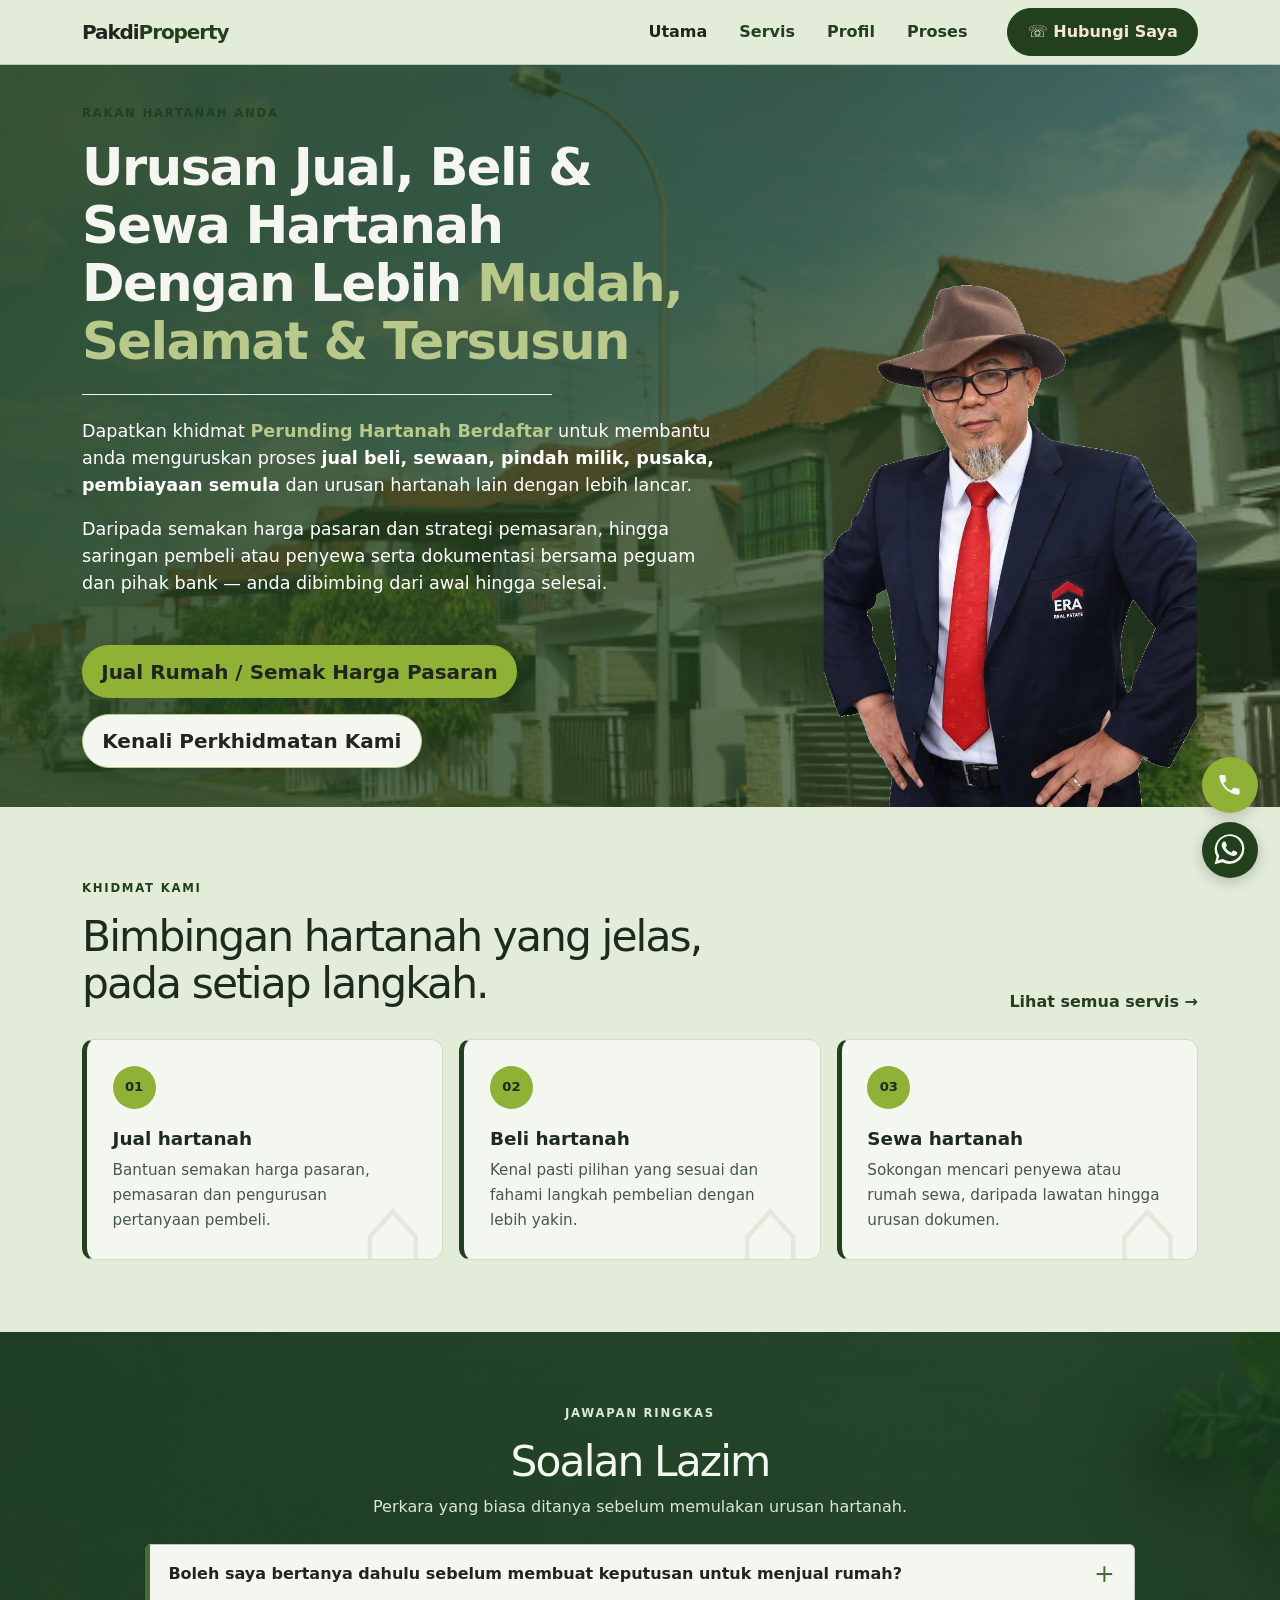
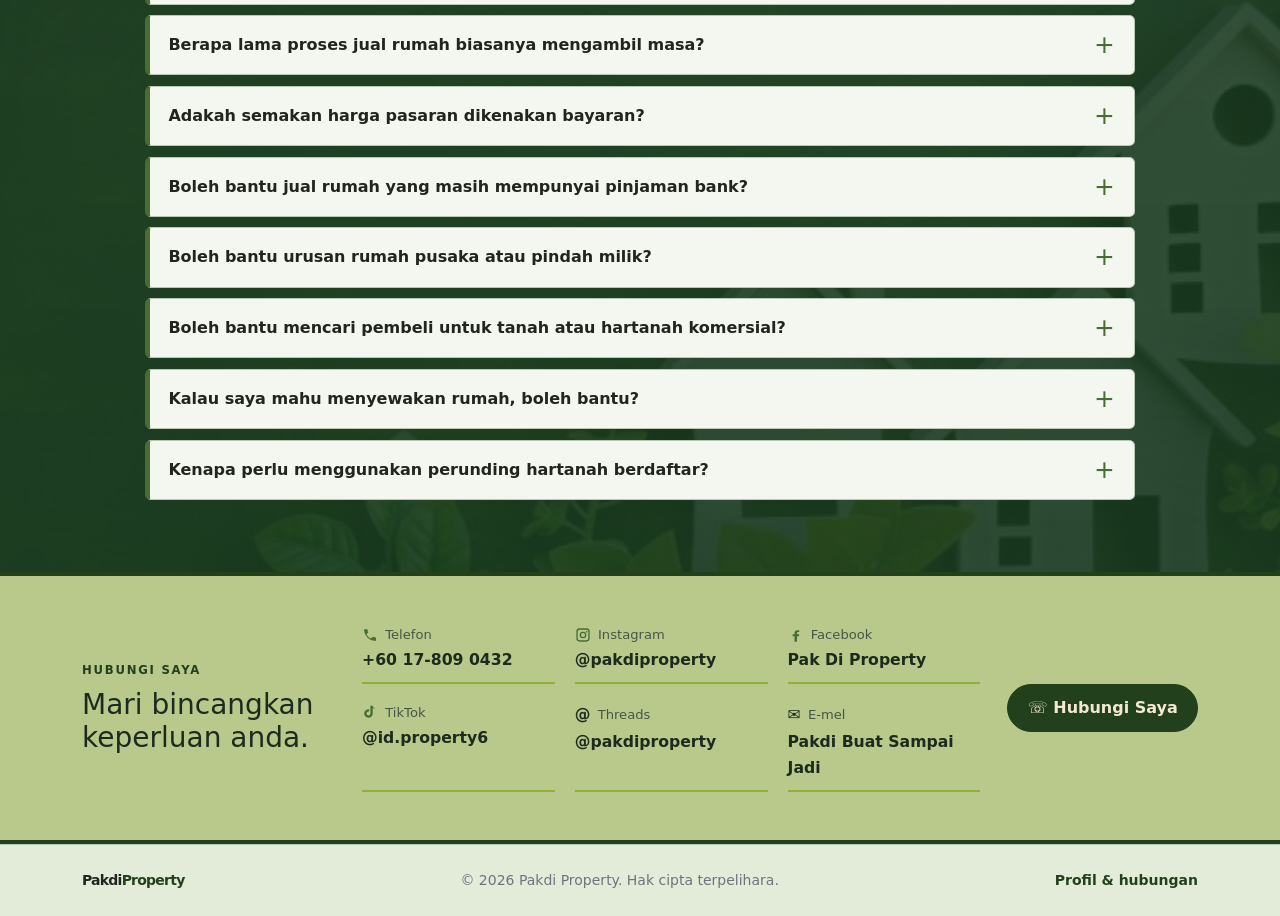
<file: index.html>
<!doctype html>
<html lang="ms">
<head>
  <meta charset="utf-8">
  <meta name="viewport" content="width=device-width, initial-scale=1">
  <meta name="description" content="Pakdi Property membantu urusan jual beli, sewa dan khidmat nasihat hartanah di Malaysia.">
  <title>Pakdi Property | Hartanah lebih mudah</title>
  <link href="https://cdn.jsdelivr.net/npm/bootstrap@5.3.3/dist/css/bootstrap.min.css" rel="stylesheet">
  <link rel="stylesheet" href="styles.css">
</head>
<body>
  <nav class="navbar navbar-expand-lg sticky-top">
    <div class="container py-2">
      <a class="navbar-brand brand" href="index.html">Pakdi<span>Property</span></a>
      <button class="navbar-toggler" type="button" data-bs-toggle="collapse" data-bs-target="#mainNav" aria-controls="mainNav" aria-expanded="false" aria-label="Buka menu"><span class="navbar-toggler-icon"></span></button>
      <div class="collapse navbar-collapse" id="mainNav">
        <ul class="navbar-nav ms-auto align-items-lg-center gap-lg-3">
          <li class="nav-item"><a class="nav-link active" href="index.html">Utama</a></li>
          <li class="nav-item"><a class="nav-link" href="servis.html">Servis</a></li>
          <li class="nav-item"><a class="nav-link" href="profile.html">Profil</a></li>
          <li class="nav-item"><a class="nav-link" href="proses.html">Proses</a></li>
          <li class="nav-item"><a class="btn btn-whatsapp ms-lg-3" href="https://wa.me/60178090432" target="_blank" rel="noopener">☏ Hubungi Saya</a></li>
        </ul>
      </div>
    </div>
  </nav>
  <main>
    <section class="hero-home">
      <div class="container hero-content">
        <div class="row align-items-center min-vh-hero">
          <div class="col-lg-7 hero-copy">
            <p class="eyebrow hero-eyebrow">RAKAN HARTANAH ANDA</p>
            <h1>Urusan Jual, Beli &amp; Sewa Hartanah Dengan Lebih <span>Mudah, Selamat &amp; Tersusun</span></h1>
            <div class="hero-rule"></div>
            <p>Dapatkan khidmat <strong>Perunding Hartanah Berdaftar</strong> untuk membantu anda menguruskan proses <b>jual beli, sewaan, pindah milik, pusaka, pembiayaan semula</b> dan urusan hartanah lain dengan lebih lancar.</p>
            <p>Daripada semakan harga pasaran dan strategi pemasaran, hingga saringan pembeli atau penyewa serta dokumentasi bersama peguam dan pihak bank — anda dibimbing dari awal hingga selesai.</p>
            <div class="d-flex flex-wrap gap-3 hero-actions">
              <a class="btn btn-red btn-lg" href="https://wa.me/60178090432?text=Salam%2C%20saya%20ingin%20bertanya%20tentang%20jualan%20rumah" target="_blank" rel="noopener">Jual Rumah / Semak Harga Pasaran</a>
              <a class="btn btn-light-hero btn-lg" href="servis.html">Kenali Perkhidmatan Kami</a>
            </div>
          </div>
          <div class="col-lg-5 hero-person-wrap">
            <!-- FOTO UTAMA: letakkan foto anda dalam folder images dan ubah src kepada images/pakdi.png -->
            <img class="hero-person" src="pakdi-transparent.png" alt="Foto perunding Pakdi Property">
          </div>
        </div>
      </div>
    </section>
    <section class="py-5"><div class="container py-lg-4"><div class="row align-items-end g-3 mb-4"><div class="col-md-8"><p class="eyebrow">KHIDMAT KAMI</p><h2 class="section-title">Bimbingan hartanah yang jelas, pada setiap langkah.</h2></div><div class="col-md-4 text-md-end"><a class="text-link" href="servis.html">Lihat semua servis →</a></div></div><div class="row g-3"><div class="col-md-4"><article class="service-card h-100"><div class="service-icon">01</div><h3>Jual hartanah</h3><p>Bantuan semakan harga pasaran, pemasaran dan pengurusan pertanyaan pembeli.</p></article></div><div class="col-md-4"><article class="service-card h-100"><div class="service-icon">02</div><h3>Beli hartanah</h3><p>Kenal pasti pilihan yang sesuai dan fahami langkah pembelian dengan lebih yakin.</p></article></div><div class="col-md-4"><article class="service-card h-100"><div class="service-icon">03</div><h3>Sewa hartanah</h3><p>Sokongan mencari penyewa atau rumah sewa, daripada lawatan hingga urusan dokumen.</p></article></div></div></div></section>
    <section class="faq-section py-5">
      <div class="container py-lg-4">
        <div class="text-center mb-4"><p class="eyebrow">JAWAPAN RINGKAS</p><h2 class="section-title mx-auto">Soalan Lazim</h2><p class="text-secondary">Perkara yang biasa ditanya sebelum memulakan urusan hartanah.</p></div>
        <div class="faq-list">
          <details class="faq-item"><summary>Boleh saya bertanya dahulu sebelum membuat keputusan untuk menjual rumah?</summary><p>Ya. Anda boleh berbincang dahulu tentang keadaan hartanah, anggaran harga pasaran dan pilihan yang tersedia sebelum membuat keputusan.</p></details>
          <details class="faq-item"><summary>Berapa lama proses jual rumah biasanya mengambil masa?</summary><p>Tempoh jualan bergantung pada harga, lokasi, keadaan hartanah, permintaan pasaran dan kelancaran proses pembiayaan pembeli.</p></details>
          <details class="faq-item"><summary>Adakah semakan harga pasaran dikenakan bayaran?</summary><p>Hubungi saya untuk berbincang tentang hartanah anda dan semakan awal. Sebarang kos atau skop khidmat akan diterangkan terlebih dahulu.</p></details>
          <details class="faq-item"><summary>Boleh bantu jual rumah yang masih mempunyai pinjaman bank?</summary><p>Boleh. Baki pinjaman dan proses penyelesaian dengan pihak bank perlu disemak. Saya boleh membantu menyelaras langkah seterusnya bersama pihak berkaitan.</p></details>
          <details class="faq-item"><summary>Boleh bantu urusan rumah pusaka atau pindah milik?</summary><p>Saya boleh membantu menerangkan langkah awal dan menyelaras urusan hartanah dengan pihak berkaitan seperti peguam. Keperluan bergantung pada keadaan kes.</p></details>
          <details class="faq-item"><summary>Boleh bantu mencari pembeli untuk tanah atau hartanah komersial?</summary><p>Ya. Kongsikan lokasi, jenis hartanah dan maklumat yang tersedia supaya kita boleh bincangkan pilihan pemasaran yang sesuai.</p></details>
          <details class="faq-item"><summary>Kalau saya mahu menyewakan rumah, boleh bantu?</summary><p>Boleh. Saya boleh membantu menguruskan pemasaran, pertanyaan penyewa, lawatan dan penyelarasan dokumen sewaan.</p></details>
          <details class="faq-item"><summary>Kenapa perlu menggunakan perunding hartanah berdaftar?</summary><p>Perunding berdaftar boleh membantu menyelaras komunikasi, pemasaran dan langkah urusan hartanah dengan lebih teratur. Anda boleh meminta butiran pendaftaran semasa berbincang.</p></details>
        </div>
      </div>
    </section>
        <section class="contact-strip py-5"><div class="container"><div class="contact-layout"><div class="contact-intro"><p class="eyebrow mb-2">HUBUNGI SAYA</p><h2 class="h3 mb-0">Mari bincangkan keperluan anda.</h2></div><div class="contact-grid"><a class="contact-link" href="tel:+60178090432"><span class="contact-heading"><svg viewBox="0 0 24 24" aria-hidden="true"><path d="M6.6 10.8a15.5 15.5 0 0 0 6.6 6.6l2.2-2.2a1 1 0 0 1 1-.24 11.4 11.4 0 0 0 3.55.57 1 1 0 0 1 1 1v3.5a1 1 0 0 1-1 1A17.95 17.95 0 0 1 2.97 4.5a1 1 0 0 1 1-1h3.5a1 1 0 0 1 1 1 11.4 11.4 0 0 0 .57 3.55 1 1 0 0 1-.25 1.02z"/></svg>Telefon</span><span>+60 17-809 0432</span></a><a class="contact-link" href="https://instagram.com/pakdiproperty" target="_blank" rel="noopener"><span class="contact-heading"><svg viewBox="0 0 24 24" aria-hidden="true"><path d="M7 2h10a5 5 0 0 1 5 5v10a5 5 0 0 1-5 5H7a5 5 0 0 1-5-5V7a5 5 0 0 1 5-5m0 2a3 3 0 0 0-3 3v10a3 3 0 0 0 3 3h10a3 3 0 0 0 3-3V7a3 3 0 0 0-3-3zm5 3a5 5 0 1 1 0 10 5 5 0 0 1 0-10m0 2a3 3 0 1 0 0 6 3 3 0 0 0 0-6m5.5-3a1.25 1.25 0 1 1 0 2.5 1.25 1.25 0 0 1 0-2.5"/></svg>Instagram</span><span>@pakdiproperty</span></a><a class="contact-link" href="https://facebook.com/PakDiProperty" target="_blank" rel="noopener"><span class="contact-heading"><svg viewBox="0 0 24 24" aria-hidden="true"><path d="M13.5 22v-8h2.8l.4-3h-3.2V9.1c0-.9.3-1.5 1.6-1.5h1.7V4.9c-.3 0-1.4-.1-2.6-.1-2.6 0-4.4 1.6-4.4 4.5V11H7v3h2.8v8z"/></svg>Facebook</span><span>Pak Di Property</span></a><a class="contact-link" href="https://www.tiktok.com/@id.property6" target="_blank" rel="noopener"><span class="contact-heading"><svg viewBox="0 0 24 24" aria-hidden="true"><path d="M19.6 7.2a5.7 5.7 0 0 1-3.5-1.2v8.2a6.4 6.4 0 1 1-5.5-6.3v3.5a2.9 2.9 0 1 0 2 2.8V2.5h3.5c.2 2 1.5 3.7 3.5 4.3z"/></svg>TikTok</span><span>@id.property6</span></a><a class="contact-link" href="https://www.threads.net/@pakdiproperty" target="_blank" rel="noopener"><span class="contact-heading"><span aria-hidden="true">@</span>Threads</span><span>@pakdiproperty</span></a><a class="contact-link" href="mailto:id1402property@gmail.com?subject=Pakdi%20Buat%20Sampai%20Jadi" aria-label="E-mel Pakdi: Pakdi Buat Sampai Jadi"><span class="contact-heading"><span aria-hidden="true">✉</span>E-mel</span><span>Pakdi Buat Sampai Jadi</span></a></div><div class="contact-action-wrap"><a class="btn btn-whatsapp contact-action" href="https://wa.me/60178090432" target="_blank" rel="noopener">☏ Hubungi Saya</a></div></div></div></section>
  </main>
  <footer class="py-4"><div class="container d-flex flex-column flex-sm-row justify-content-between gap-2"><span class="brand small">Pakdi<span>Property</span></span><span class="text-secondary small">© <span id="year"></span> Pakdi Property. Hak cipta terpelihara.</span><a class="small text-link" href="profile.html">Profil &amp; hubungan</a></div></footer>
  <div class="floating-contact"><a class="float-phone" href="tel:+60178090432" aria-label="Telefon Pakdi"><svg viewBox="0 0 24 24" aria-hidden="true"><path d="M6.6 10.8a15.5 15.5 0 0 0 6.6 6.6l2.2-2.2a1 1 0 0 1 1-.24 11.4 11.4 0 0 0 3.55.57 1 1 0 0 1 1 1v3.5a1 1 0 0 1-1 1A17.95 17.95 0 0 1 2.97 4.5a1 1 0 0 1 1-1h3.5a1 1 0 0 1 1 1 11.4 11.4 0 0 0 .57 3.55 1 1 0 0 1-.25 1.02z"/></svg></a><a class="float-wa" href="https://wa.me/60178090432" target="_blank" rel="noopener" aria-label="WhatsApp Pakdi"><svg viewBox="0 0 24 24" aria-hidden="true"><path d="M20.5 3.5A11.8 11.8 0 0 0 2 17.7L.5 23.5l6-1.55A11.8 11.8 0 0 0 20.5 3.5M12 21a9.7 9.7 0 0 1-4.95-1.36l-.36-.21-3.57.93.95-3.48-.23-.36A9.7 9.7 0 1 1 12 21m5.34-7.26c-.29-.15-1.73-.85-2-.95s-.47-.15-.67.15-.76.95-.93 1.14-.34.22-.63.07a8 8 0 0 1-2.37-1.47 8.8 8.8 0 0 1-1.64-2.04c-.17-.29-.02-.45.13-.6.13-.13.29-.34.43-.5.14-.17.19-.29.29-.48.1-.2.05-.37-.02-.52-.08-.14-.67-1.62-.91-2.22-.24-.58-.48-.5-.67-.51h-.57c-.2 0-.52.07-.8.37-.27.29-1.04 1.01-1.04 2.47s1.07 2.87 1.22 3.07c.14.2 2.1 3.2 5.08 4.48.71.31 1.26.5 1.69.64.71.22 1.36.19 1.87.11.57-.08 1.73-.71 1.98-1.4.24-.69.24-1.28.17-1.4-.08-.13-.27-.2-.57-.35"/></svg></a></div>
  <script src="https://cdn.jsdelivr.net/npm/bootstrap@5.3.3/dist/js/bootstrap.bundle.min.js"></script><script src="script.js"></script>
</body>
</html>
</file>
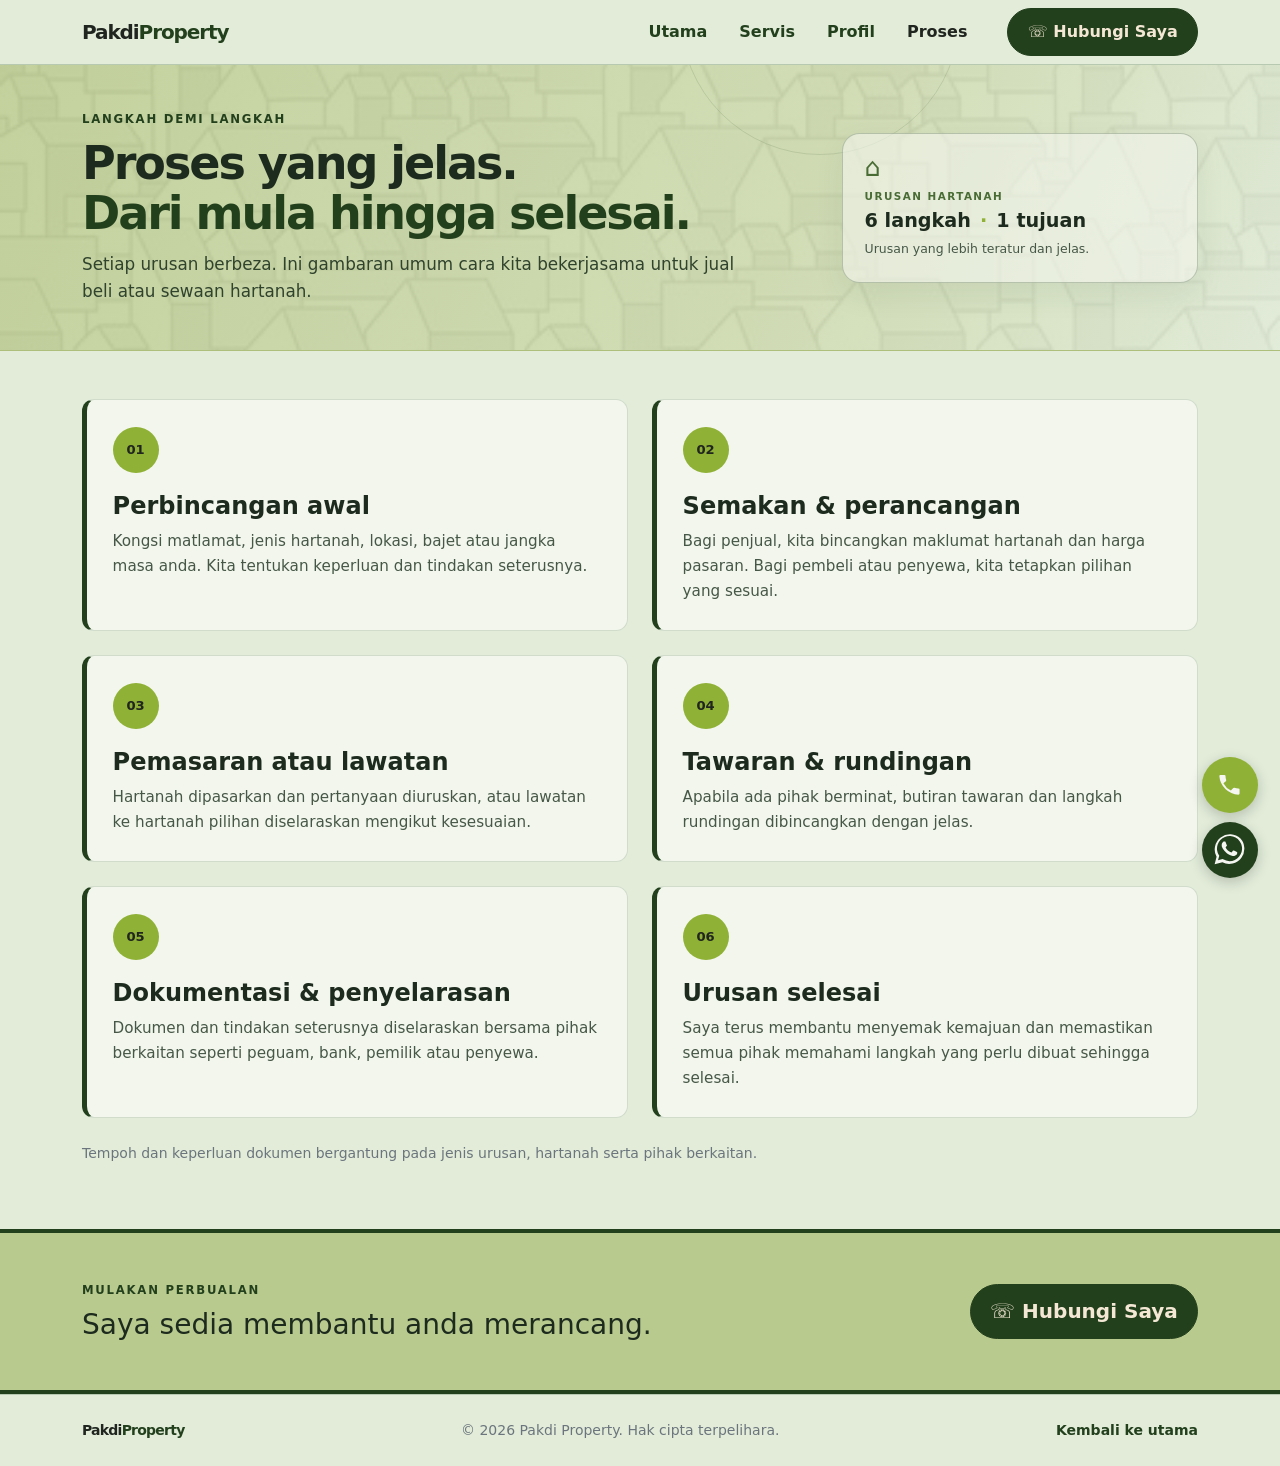
<file: proses.html>
<!doctype html>
<html lang="ms">
<head><meta charset="utf-8"><meta name="viewport" content="width=device-width, initial-scale=1"><meta name="description" content="Kenali proses jual beli dan sewaan hartanah bersama Pakdi Property."><title>Proses | Pakdi Property</title><link href="https://cdn.jsdelivr.net/npm/bootstrap@5.3.3/dist/css/bootstrap.min.css" rel="stylesheet"><link rel="stylesheet" href="styles.css"></head>
<body class="pattern-page">
  <nav class="navbar navbar-expand-lg sticky-top"><div class="container py-2"><a class="navbar-brand brand" href="index.html">Pakdi<span>Property</span></a><button class="navbar-toggler" type="button" data-bs-toggle="collapse" data-bs-target="#mainNav" aria-controls="mainNav" aria-expanded="false" aria-label="Buka menu"><span class="navbar-toggler-icon"></span></button><div class="collapse navbar-collapse" id="mainNav"><ul class="navbar-nav ms-auto align-items-lg-center gap-lg-3"><li class="nav-item"><a class="nav-link" href="index.html">Utama</a></li><li class="nav-item"><a class="nav-link" href="servis.html">Servis</a></li><li class="nav-item"><a class="nav-link" href="profile.html">Profil</a></li><li class="nav-item"><a class="nav-link active" href="proses.html">Proses</a></li><li class="nav-item"><a class="btn btn-whatsapp ms-lg-3" href="https://wa.me/60178090432" target="_blank" rel="noopener">☏ Hubungi Saya</a></li></ul></div></div></nav>
  <main><section class="profile-hero profile-intro"><div class="container"><div class="row align-items-center g-4"><div class="col-lg-8"><p class="eyebrow">LANGKAH DEMI LANGKAH</p><h1 class="profile-intro-title">Proses yang jelas.<br><span>Dari mula hingga selesai.</span></h1><p class="profile-intro-copy">Setiap urusan berbeza. Ini gambaran umum cara kita bekerjasama untuk jual beli atau sewaan hartanah.</p></div><div class="col-lg-4"><div class="intro-highlight"><div class="intro-house" aria-hidden="true">⌂</div><span class="intro-kicker">URUSAN HARTANAH</span><strong>6 langkah <i>·</i> 1 tujuan</strong><span class="intro-caption">Urusan yang lebih teratur dan jelas.</span></div></div></div></div></section>
    <section class="py-5"><div class="container"><div class="row g-4"><div class="col-md-6"><article class="process-card h-100"><span class="process-number">01</span><h2 class="h4">Perbincangan awal</h2><p>Kongsi matlamat, jenis hartanah, lokasi, bajet atau jangka masa anda. Kita tentukan keperluan dan tindakan seterusnya.</p></article></div><div class="col-md-6"><article class="process-card h-100"><span class="process-number">02</span><h2 class="h4">Semakan & perancangan</h2><p>Bagi penjual, kita bincangkan maklumat hartanah dan harga pasaran. Bagi pembeli atau penyewa, kita tetapkan pilihan yang sesuai.</p></article></div><div class="col-md-6"><article class="process-card h-100"><span class="process-number">03</span><h2 class="h4">Pemasaran atau lawatan</h2><p>Hartanah dipasarkan dan pertanyaan diuruskan, atau lawatan ke hartanah pilihan diselaraskan mengikut kesesuaian.</p></article></div><div class="col-md-6"><article class="process-card h-100"><span class="process-number">04</span><h2 class="h4">Tawaran & rundingan</h2><p>Apabila ada pihak berminat, butiran tawaran dan langkah rundingan dibincangkan dengan jelas.</p></article></div><div class="col-md-6"><article class="process-card h-100"><span class="process-number">05</span><h2 class="h4">Dokumentasi & penyelarasan</h2><p>Dokumen dan tindakan seterusnya diselaraskan bersama pihak berkaitan seperti peguam, bank, pemilik atau penyewa.</p></article></div><div class="col-md-6"><article class="process-card h-100"><span class="process-number">06</span><h2 class="h4">Urusan selesai</h2><p>Saya terus membantu menyemak kemajuan dan memastikan semua pihak memahami langkah yang perlu dibuat sehingga selesai.</p></article></div></div><p class="small text-secondary mt-4">Tempoh dan keperluan dokumen bergantung pada jenis urusan, hartanah serta pihak berkaitan.</p></div></section>
    <section class="contact-strip py-5"><div class="container d-flex flex-column flex-md-row align-items-md-center justify-content-between gap-3"><div><p class="eyebrow mb-2">MULAKAN PERBUALAN</p><h2 class="h3 mb-0">Saya sedia membantu anda merancang.</h2></div><a class="btn btn-whatsapp btn-lg" href="https://wa.me/60178090432" target="_blank" rel="noopener">☏ Hubungi Saya</a></div></section>
  </main>
  <footer class="py-4"><div class="container d-flex flex-column flex-sm-row justify-content-between gap-2"><span class="brand small">Pakdi<span>Property</span></span><span class="text-secondary small">© <span id="year"></span> Pakdi Property. Hak cipta terpelihara.</span><a class="small text-link" href="index.html">Kembali ke utama</a></div></footer>  <div class="floating-contact"><a class="float-phone" href="tel:+60178090432" aria-label="Telefon Pakdi"><svg viewBox="0 0 24 24" aria-hidden="true"><path d="M6.6 10.8a15.5 15.5 0 0 0 6.6 6.6l2.2-2.2a1 1 0 0 1 1-.24 11.4 11.4 0 0 0 3.55.57 1 1 0 0 1 1 1v3.5a1 1 0 0 1-1 1A17.95 17.95 0 0 1 2.97 4.5a1 1 0 0 1 1-1h3.5a1 1 0 0 1 1 1 11.4 11.4 0 0 0 .57 3.55 1 1 0 0 1-.25 1.02z"/></svg></a><a class="float-wa" href="https://wa.me/60178090432" target="_blank" rel="noopener" aria-label="WhatsApp Pakdi"><svg viewBox="0 0 24 24" aria-hidden="true"><path d="M20.5 3.5A11.8 11.8 0 0 0 2 17.7L.5 23.5l6-1.55A11.8 11.8 0 0 0 20.5 3.5M12 21a9.7 9.7 0 0 1-4.95-1.36l-.36-.21-3.57.93.95-3.48-.23-.36A9.7 9.7 0 1 1 12 21m5.34-7.26c-.29-.15-1.73-.85-2-.95s-.47-.15-.67.15-.76.95-.93 1.14-.34.22-.63.07a8 8 0 0 1-2.37-1.47 8.8 8.8 0 0 1-1.64-2.04c-.17-.29-.02-.45.13-.6.13-.13.29-.34.43-.5.14-.17.19-.29.29-.48.1-.2.05-.37-.02-.52-.08-.14-.67-1.62-.91-2.22-.24-.58-.48-.5-.67-.51h-.57c-.2 0-.52.07-.8.37-.27.29-1.04 1.01-1.04 2.47s1.07 2.87 1.22 3.07c.14.2 2.1 3.2 5.08 4.48.71.31 1.26.5 1.69.64.71.22 1.36.19 1.87.11.57-.08 1.73-.71 1.98-1.4.24-.69.24-1.28.17-1.4-.08-.13-.27-.2-.57-.35"/></svg></a></div>
  <script src="https://cdn.jsdelivr.net/npm/bootstrap@5.3.3/dist/js/bootstrap.bundle.min.js"></script><script src="script.js"></script>
</body></html>
</file>
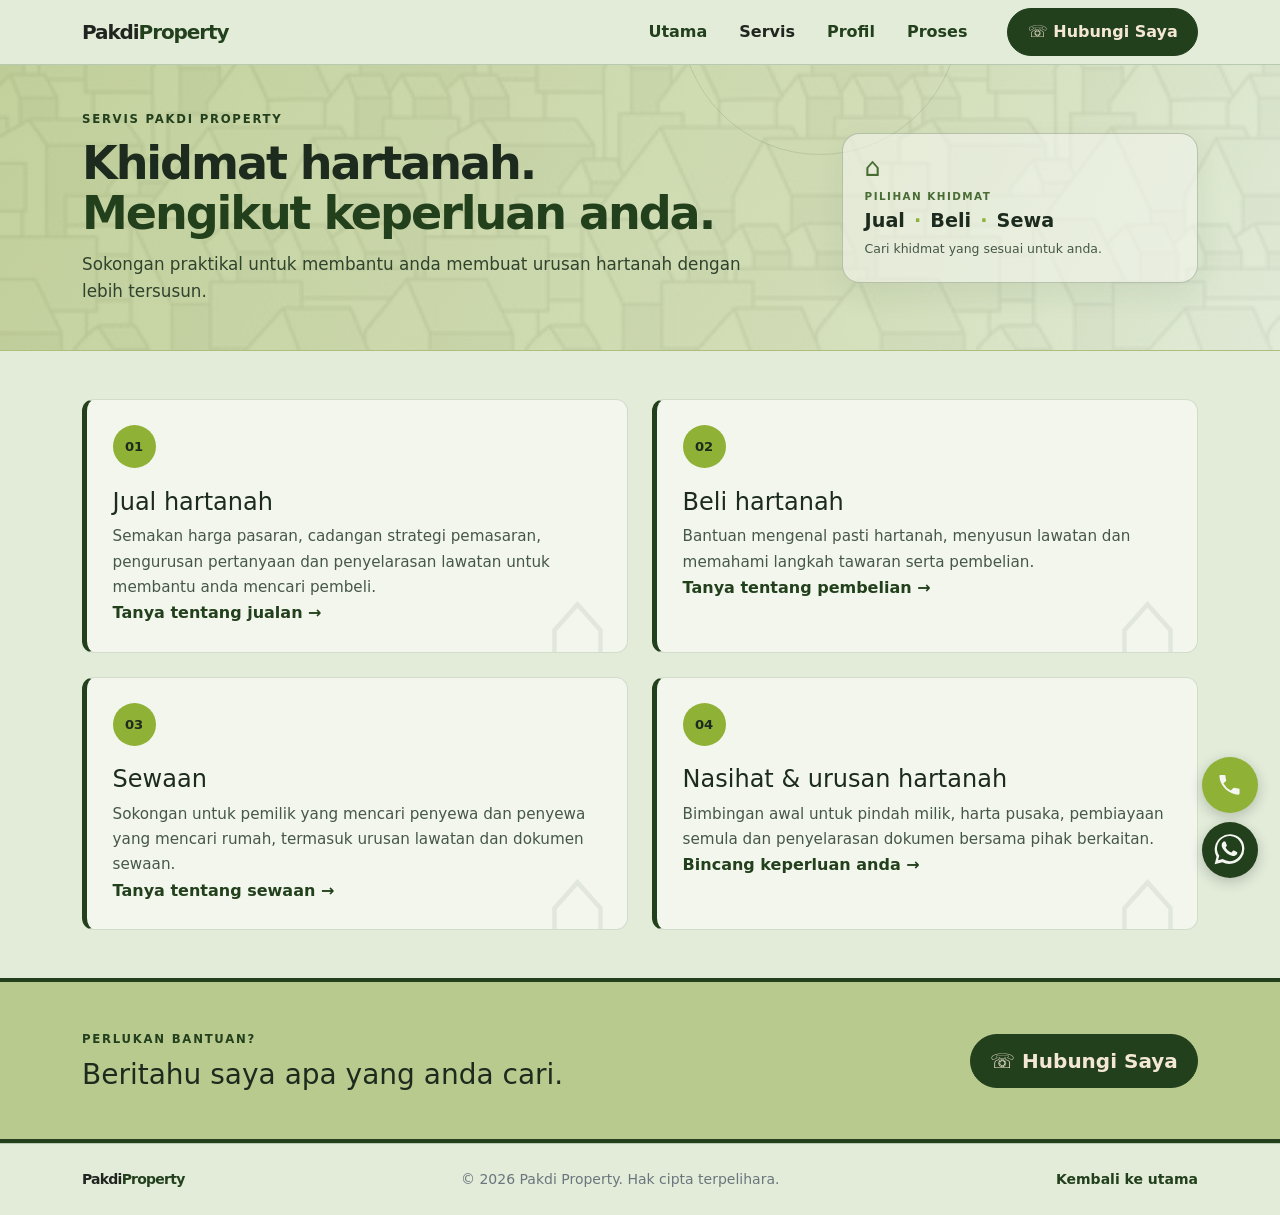
<file: servis.html>
<!doctype html>
<html lang="ms">
<head><meta charset="utf-8"><meta name="viewport" content="width=device-width, initial-scale=1"><meta name="description" content="Servis hartanah Pakdi Property: jual, beli, sewa dan khidmat nasihat."><title>Servis | Pakdi Property</title><link href="https://cdn.jsdelivr.net/npm/bootstrap@5.3.3/dist/css/bootstrap.min.css" rel="stylesheet"><link rel="stylesheet" href="styles.css"></head>
<body class="pattern-page">
  <nav class="navbar navbar-expand-lg sticky-top"><div class="container py-2"><a class="navbar-brand brand" href="index.html">Pakdi<span>Property</span></a><button class="navbar-toggler" type="button" data-bs-toggle="collapse" data-bs-target="#mainNav" aria-controls="mainNav" aria-expanded="false" aria-label="Buka menu"><span class="navbar-toggler-icon"></span></button><div class="collapse navbar-collapse" id="mainNav"><ul class="navbar-nav ms-auto align-items-lg-center gap-lg-3"><li class="nav-item"><a class="nav-link" href="index.html">Utama</a></li><li class="nav-item"><a class="nav-link active" href="servis.html">Servis</a></li><li class="nav-item"><a class="nav-link" href="profile.html">Profil</a></li><li class="nav-item"><a class="nav-link" href="proses.html">Proses</a></li><li class="nav-item"><a class="btn btn-whatsapp ms-lg-3" href="https://wa.me/60178090432" target="_blank" rel="noopener">☏ Hubungi Saya</a></li></ul></div></div></nav>
  <main><section class="profile-hero profile-intro"><div class="container"><div class="row align-items-center g-4"><div class="col-lg-8"><p class="eyebrow">SERVIS PAKDI PROPERTY</p><h1 class="profile-intro-title">Khidmat hartanah.<br><span>Mengikut keperluan anda.</span></h1><p class="profile-intro-copy">Sokongan praktikal untuk membantu anda membuat urusan hartanah dengan lebih tersusun.</p></div><div class="col-lg-4"><div class="intro-highlight"><div class="intro-house" aria-hidden="true">⌂</div><span class="intro-kicker">PILIHAN KHIDMAT</span><strong>Jual <i>·</i> Beli <i>·</i> Sewa</strong><span class="intro-caption">Cari khidmat yang sesuai untuk anda.</span></div></div></div></div></section>
    <section class="py-5"><div class="container"><div class="row g-4"><div class="col-md-6"><article class="service-card h-100"><div class="service-icon">01</div><h2 class="h4">Jual hartanah</h2><p>Semakan harga pasaran, cadangan strategi pemasaran, pengurusan pertanyaan dan penyelarasan lawatan untuk membantu anda mencari pembeli.</p><a class="text-link" href="https://wa.me/60178090432?text=Salam%2C%20saya%20ingin%20menjual%20hartanah" target="_blank" rel="noopener">Tanya tentang jualan →</a></article></div><div class="col-md-6"><article class="service-card h-100"><div class="service-icon">02</div><h2 class="h4">Beli hartanah</h2><p>Bantuan mengenal pasti hartanah, menyusun lawatan dan memahami langkah tawaran serta pembelian.</p><a class="text-link" href="https://wa.me/60178090432?text=Salam%2C%20saya%20sedang%20mencari%20hartanah" target="_blank" rel="noopener">Tanya tentang pembelian →</a></article></div><div class="col-md-6"><article class="service-card h-100"><div class="service-icon">03</div><h2 class="h4">Sewaan</h2><p>Sokongan untuk pemilik yang mencari penyewa dan penyewa yang mencari rumah, termasuk urusan lawatan dan dokumen sewaan.</p><a class="text-link" href="https://wa.me/60178090432?text=Salam%2C%20saya%20ingin%20bertanya%20tentang%20sewaan" target="_blank" rel="noopener">Tanya tentang sewaan →</a></article></div><div class="col-md-6"><article class="service-card h-100"><div class="service-icon">04</div><h2 class="h4">Nasihat & urusan hartanah</h2><p>Bimbingan awal untuk pindah milik, harta pusaka, pembiayaan semula dan penyelarasan dokumen bersama pihak berkaitan.</p><a class="text-link" href="https://wa.me/60178090432" target="_blank" rel="noopener">Bincang keperluan anda →</a></article></div></div></div></section>
    <section class="contact-strip py-5"><div class="container d-flex flex-column flex-md-row align-items-md-center justify-content-between gap-3"><div><p class="eyebrow mb-2">PERLUKAN BANTUAN?</p><h2 class="h3 mb-0">Beritahu saya apa yang anda cari.</h2></div><a class="btn btn-whatsapp btn-lg" href="https://wa.me/60178090432" target="_blank" rel="noopener">☏ Hubungi Saya</a></div></section>
  </main>
  <footer class="py-4"><div class="container d-flex flex-column flex-sm-row justify-content-between gap-2"><span class="brand small">Pakdi<span>Property</span></span><span class="text-secondary small">© <span id="year"></span> Pakdi Property. Hak cipta terpelihara.</span><a class="small text-link" href="index.html">Kembali ke utama</a></div></footer>  <div class="floating-contact"><a class="float-phone" href="tel:+60178090432" aria-label="Telefon Pakdi"><svg viewBox="0 0 24 24" aria-hidden="true"><path d="M6.6 10.8a15.5 15.5 0 0 0 6.6 6.6l2.2-2.2a1 1 0 0 1 1-.24 11.4 11.4 0 0 0 3.55.57 1 1 0 0 1 1 1v3.5a1 1 0 0 1-1 1A17.95 17.95 0 0 1 2.97 4.5a1 1 0 0 1 1-1h3.5a1 1 0 0 1 1 1 11.4 11.4 0 0 0 .57 3.55 1 1 0 0 1-.25 1.02z"/></svg></a><a class="float-wa" href="https://wa.me/60178090432" target="_blank" rel="noopener" aria-label="WhatsApp Pakdi"><svg viewBox="0 0 24 24" aria-hidden="true"><path d="M20.5 3.5A11.8 11.8 0 0 0 2 17.7L.5 23.5l6-1.55A11.8 11.8 0 0 0 20.5 3.5M12 21a9.7 9.7 0 0 1-4.95-1.36l-.36-.21-3.57.93.95-3.48-.23-.36A9.7 9.7 0 1 1 12 21m5.34-7.26c-.29-.15-1.73-.85-2-.95s-.47-.15-.67.15-.76.95-.93 1.14-.34.22-.63.07a8 8 0 0 1-2.37-1.47 8.8 8.8 0 0 1-1.64-2.04c-.17-.29-.02-.45.13-.6.13-.13.29-.34.43-.5.14-.17.19-.29.29-.48.1-.2.05-.37-.02-.52-.08-.14-.67-1.62-.91-2.22-.24-.58-.48-.5-.67-.51h-.57c-.2 0-.52.07-.8.37-.27.29-1.04 1.01-1.04 2.47s1.07 2.87 1.22 3.07c.14.2 2.1 3.2 5.08 4.48.71.31 1.26.5 1.69.64.71.22 1.36.19 1.87.11.57-.08 1.73-.71 1.98-1.4.24-.69.24-1.28.17-1.4-.08-.13-.27-.2-.57-.35"/></svg></a></div>
  <script src="https://cdn.jsdelivr.net/npm/bootstrap@5.3.3/dist/js/bootstrap.bundle.min.js"></script><script src="script.js"></script>
</body></html>
</file>
<file: styles.css>
:root{--ink:#1d2b1e;--muted:#465747;--accent:#8fb135;--accent-dark:#23401d;--sage:#b8c98b;--cream:#f4f7ef;--line:#b8c9b2;--blue:#06327e;--blue-top:#3260a2;--whatsapp:#23401d;--red:#8fb135}
*{box-sizing:border-box}body{color:var(--ink);background:#e2ecd9;font-family:system-ui,-apple-system,"Segoe UI",sans-serif;line-height:1.65}.brand{font-weight:800;letter-spacing:-.055em;color:#20251f!important}.brand span{color:#23401d}.navbar{--bs-navbar-padding-y:0;border-bottom:1px solid var(--line);background:#e2ecd9!important}.nav-link{color:#23401d;font-weight:650}.nav-link.active{color:#20251f!important}.btn{border-radius:999px;font-weight:650;padding:.7rem 1.2rem}.btn-whatsapp{background:var(--whatsapp);color:#f4e8d4;border:1px solid var(--whatsapp)}.btn-whatsapp:hover{background:#172616;color:#f4e8d4}.btn-red{background:var(--red);color:#20251f;border:0;box-shadow:0 6px 20px #17372433}.btn-red:hover{background:#b8c98b;color:#20251f}.btn-light-hero{background:#f4f7ef;color:#20251f;border:1px solid #b8c98b;box-shadow:0 6px 20px #17372433}.btn-light-hero:hover{background:#dce8d2;color:#20251f}.hero-home{position:relative;isolation:isolate;overflow:hidden;color:#f5f5f2;background:linear-gradient(105deg,rgba(35,64,29,.88) 0%,rgba(35,64,29,.75) 58%,rgba(35,64,29,.5) 100%),url("images-laman-utama.png") center/cover no-repeat;background-image:linear-gradient(105deg,rgba(35,64,29,.88) 0%,rgba(35,64,29,.75) 58%,rgba(35,64,29,.5) 100%),url("images-laman-utama.png")}.min-vh-hero{min-height:610px}.hero-content{position:relative;z-index:1}.hero-copy{padding-top:2.4rem;padding-bottom:2.4rem;z-index:2}.hero-copy h1{max-width:850px;font-size:clamp(2.35rem,4vw,3.45rem);font-weight:750;line-height:1.13;letter-spacing:-.03em;margin-bottom:1.5rem}.hero-copy h1 span{color:#b8c98b}.hero-copy p:not(.eyebrow){max-width:750px;font-size:1.1rem;line-height:1.55;color:#fff}.hero-copy strong{color:#b8c98b}.hero-rule{height:1px;background:#f5f5f2;width:min(470px,100%);margin:1.4rem 0}.hero-actions{margin-top:3rem}.hero-person-wrap{align-self:stretch;position:relative;min-height:520px}.hero-person{position:absolute;bottom:0;left:50%;transform:translateX(-40%);height:min(88%,560px);width:auto;max-width:110%;object-fit:contain;object-position:center bottom;border-radius:0;outline:0;box-shadow:none;filter:drop-shadow(0 12px 22px rgba(18,42,21,.28))}.hero-eyebrow{color:#b8c98b}.eyebrow{font-size:.73rem;letter-spacing:.15em;font-weight:700;color:#23401d;margin-bottom:1rem}.text-accent{color:#23401d}.section-title{font-size:clamp(1.8rem,3.5vw,2.65rem);max-width:670px;letter-spacing:-.045em;line-height:1.1}.text-link{color:#23401d;text-decoration:none;font-weight:650}.text-link:hover{text-decoration:underline}.service-card,.process-card{padding:1.6rem;border:1px solid #d1dccb;border-left:5px solid #23401d;border-radius:.75rem;background:#f4f7ef;position:relative;overflow:hidden}.service-card:after{content:"⌂";position:absolute;right:1rem;bottom:-1.9rem;font-family:Georgia,serif;font-size:7rem;line-height:1;color:#23401d;opacity:.08;pointer-events:none}.service-icon,.process-number{display:grid;place-items:center;width:43px;height:43px;border-radius:50%;background:#8fb135;color:#1d2b1e;font-weight:700;font-size:.82rem;margin-bottom:1.2rem}.service-card h3{font-size:1.15rem;font-weight:650}.service-card p,.process-card p{color:var(--muted);font-size:.95rem;margin-bottom:0}.contact-strip{background:#b8c98b;border-top:4px solid #23401d;border-bottom:4px solid #23401d}footer{border-top:1px solid var(--line)}.profile-hero{background:#b8c98b;border-bottom:5px solid #23401d}.profile-photo{display:block;width:min(82%,420px);aspect-ratio:4/4.5;object-fit:contain;border-radius:1rem;background:transparent;margin-inline:auto}.contact-link{display:flex;flex-direction:column;gap:.1rem;color:var(--muted);text-decoration:none;font-size:.82rem}.contact-link span{font-size:.98rem;font-weight:600;color:var(--ink)}.contact-link .contact-heading{display:flex;align-items:center;gap:.45rem;font-size:.82rem;font-weight:500;color:var(--muted)}.contact-heading svg{width:16px;height:16px;fill:#496c35;flex:none}.contact-link{border-bottom:2px solid #8fb135;padding-bottom:.55rem}.contact-link:hover span{color:var(--accent-dark)}.process-card{position:relative;padding-top:1.7rem}.process-number{width:46px;height:46px;color:#20251f;background:#8fb135}.process-card h2{font-weight:650}.floating-contact{position:fixed;right:1.4rem;bottom:1.4rem;display:grid;gap:.55rem;z-index:10}.floating-contact a{width:56px;height:56px;border-radius:50%;display:grid;place-items:center;color:#f5f5f2;text-decoration:none;font-size:1.55rem;box-shadow:0 4px 14px #0003}.float-phone{background:#8fb135}.float-wa{background:#23401d}.floating-contact svg{width:27px;height:27px;fill:currentColor}.float-wa svg{width:31px;height:31px}@media(max-width:991.98px){.min-vh-hero{min-height:auto}.hero-copy{padding-top:4rem;padding-bottom:1rem}.hero-person-wrap{min-height:360px}.hero-person{height:100%;max-height:430px;max-width:92%;left:50%;transform:translateX(-50%)}.hero-actions{margin-top:2rem}.hero-home{background-position:center}.navbar-nav{padding:.7rem 0}}@media(max-width:575.98px){.hero-copy h1{font-size:2.35rem}.hero-copy p:not(.eyebrow){font-size:1rem}.hero-person-wrap{min-height:300px}.hero-person{max-height:330px;max-width:92%}.hero-actions .btn{width:100%;font-size:.92rem}.floating-contact{right:.8rem;bottom:.8rem}.floating-contact a{width:48px;height:48px}}

/* Gerakan halus untuk kad dan butang */
.service-card,.process-card,.btn,.floating-contact a{transition:transform .22s ease,box-shadow .22s ease,background-color .22s ease,border-color .22s ease}
.service-card:hover,.process-card:hover{transform:translateY(-6px);box-shadow:0 14px 30px rgba(35,64,29,.16);border-color:#8fb135}
.btn:hover,.floating-contact a:hover{transform:translateY(-3px);box-shadow:0 9px 20px rgba(35,64,29,.22)}
.service-card:focus-within,.process-card:focus-within{transform:translateY(-4px);box-shadow:0 12px 26px rgba(35,64,29,.14)}
@media(prefers-reduced-motion:reduce){.service-card,.process-card,.btn,.floating-contact a{transition:none}.service-card:hover,.process-card:hover,.btn:hover,.floating-contact a:hover{transform:none}}
.faq-section{position:relative;isolation:isolate;background:linear-gradient(rgba(25,57,31,.88),rgba(25,57,31,.91)),url("faq-background.png") center/cover no-repeat;color:#f4f7ef}
.faq-section .section-title{color:#f4f7ef}.faq-section .eyebrow,.faq-section .text-secondary{color:#dce8d2!important}
.faq-list{max-width:990px;margin:0 auto;display:grid;gap:.65rem}
.faq-item{background:#f4f7ef;border:1px solid #b8c9b2;border-left:5px solid #496c35;border-radius:.35rem;overflow:hidden;transition:transform .2s ease,box-shadow .2s ease}
.faq-item:hover{transform:translateY(-2px);box-shadow:0 8px 20px rgba(35,64,29,.12)}
.faq-item summary{list-style:none;cursor:pointer;position:relative;padding:1rem 3.2rem 1rem 1.15rem;font-weight:650;color:#20251f}
.faq-item summary::-webkit-details-marker{display:none}
.faq-item summary:after{content:"+";position:absolute;right:1.2rem;top:50%;transform:translateY(-50%);font-size:1.55rem;line-height:1;color:#496c35;font-weight:500}
.faq-item[open] summary:after{content:"−"}
.faq-item[open] summary{border-bottom:1px solid #d1dccb}
.faq-item p{margin:0;padding:1rem 1.15rem 1.2rem;color:#465747;line-height:1.7}
.faq-item summary:focus-visible{outline:3px solid #8fb135;outline-offset:-3px}
@media(prefers-reduced-motion:reduce){.faq-item{transition:none}.faq-item:hover{transform:none}}
.client-gallery{background:#23401d;color:#f4f7ef}
.client-gallery .section-title{color:#f4f7ef}
.client-gallery .eyebrow{color:#b8c98b}
.client-gallery .text-secondary{color:#dce8d2!important}
.gallery-slot{height:150px;position:relative;overflow:hidden;background:#dce8d2;border:3px solid #b8c98b;box-shadow:0 4px 12px rgba(0,0,0,.16)}
.gallery-slot img{display:block;width:100%;height:100%;object-fit:cover}
.gallery-slot img[src=""]{display:none}
.gallery-slot:has(img[src=""]){display:grid;place-items:center;background:linear-gradient(135deg,#dce8d2,#b8c98b)}
.gallery-slot:has(img[src=""]):before{content:"＋";font-size:2rem;color:#496c35;opacity:.7}
.gallery-slot span{position:absolute;left:.5rem;bottom:.45rem;padding:.1rem .5rem;border-radius:1rem;background:#23401d;color:#f4f7ef;font-size:.7rem}
.gallery-slot img:not([src=""])+span{display:none}
@media(max-width:575.98px){.gallery-slot{height:120px}}
.profile-intro{padding:2.8rem 0;background:linear-gradient(115deg,#b8c98b 0%,#c8d6a6 62%,#dce8d2 100%);border-bottom:1px solid #aebf7c;position:relative;overflow:hidden}
.profile-intro:after{content:"";position:absolute;width:280px;height:280px;border:1px solid rgba(35,64,29,.12);border-radius:50%;right:25%;top:-190px;pointer-events:none}
.profile-intro .container{position:relative;z-index:1}
.profile-intro .eyebrow{margin-bottom:.6rem}
.profile-intro-title{font-size:clamp(2rem,3.6vw,3.15rem);line-height:1.08;letter-spacing:-.045em;font-weight:750;color:#1d2b1e;margin:0 0 .8rem}
.profile-intro-title span{color:#23401d}
.profile-intro-copy{max-width:670px;font-size:1.05rem;line-height:1.6;color:#30432d;margin:0}
.intro-highlight{min-height:150px;padding:1.1rem 1.35rem;border:1px solid rgba(35,64,29,.25);border-radius:1.1rem;background:rgba(244,247,239,.58);display:flex;flex-direction:column;justify-content:center;box-shadow:0 12px 30px rgba(35,64,29,.07)}
.intro-house{font-size:1.6rem;color:#496c35;line-height:1;margin-bottom:.45rem}
.intro-kicker{font-size:.65rem;letter-spacing:.14em;font-weight:750;color:#496c35}
.intro-highlight strong{font-size:1.2rem;color:#1d2b1e}.intro-highlight i{font-style:normal;color:#8fb135;padding:0 .15rem}
.intro-caption{font-size:.78rem;color:#465747;margin-top:.15rem}
@media(max-width:991.98px){.profile-intro{padding:2.4rem 0}.intro-highlight{min-height:125px}}
/* Corak rumah hanya digunakan pada halaman selain Utama */
body.pattern-page{background-color:#e2ecd9;background-image:none}
body.pattern-page .profile-intro{background:linear-gradient(115deg,rgba(184,201,139,.84),rgba(200,214,166,.82) 62%,rgba(220,232,210,.84)),url("pattern-houses.png") center/cover no-repeat}
body.pattern-page .service-card,body.pattern-page .process-card{background:rgba(244,247,239,.95)}
body.pattern-page .contact-strip{background:rgba(184,201,139,.95)}
body.pattern-page .client-gallery{background:linear-gradient(rgba(35,64,29,.94),rgba(35,64,29,.94)),url("pattern-houses.png") center/cover}
.contact-strip .contact-link{min-width:145px;max-width:205px}
@media(max-width:767.98px){.contact-strip .contact-link{min-width:calc(50% - 1rem);max-width:none}.contact-strip .row>.col-lg-8{min-width:0}}
.contact-action{display:inline-flex;margin-top:1.25rem;align-items:center;gap:.45rem}
.contact-layout{display:grid;grid-template-columns:minmax(190px,.9fr) minmax(500px,2.2fr) auto;gap:1.7rem;align-items:center}
.contact-grid{display:grid;grid-template-columns:repeat(3,minmax(0,1fr));gap:1.1rem 1.25rem}
.contact-grid .contact-link{min-width:0;max-width:none}
.contact-action-wrap{justify-self:end}
.contact-action{margin-top:0;white-space:nowrap}
@media(max-width:1100px){.contact-layout{grid-template-columns:1fr;gap:1.4rem}.contact-grid{grid-template-columns:repeat(3,minmax(0,1fr))}.contact-action-wrap{justify-self:end}}
@media(max-width:575.98px){.contact-grid{grid-template-columns:repeat(2,minmax(0,1fr));gap:1rem}.contact-action-wrap{justify-self:start}}
</file>
